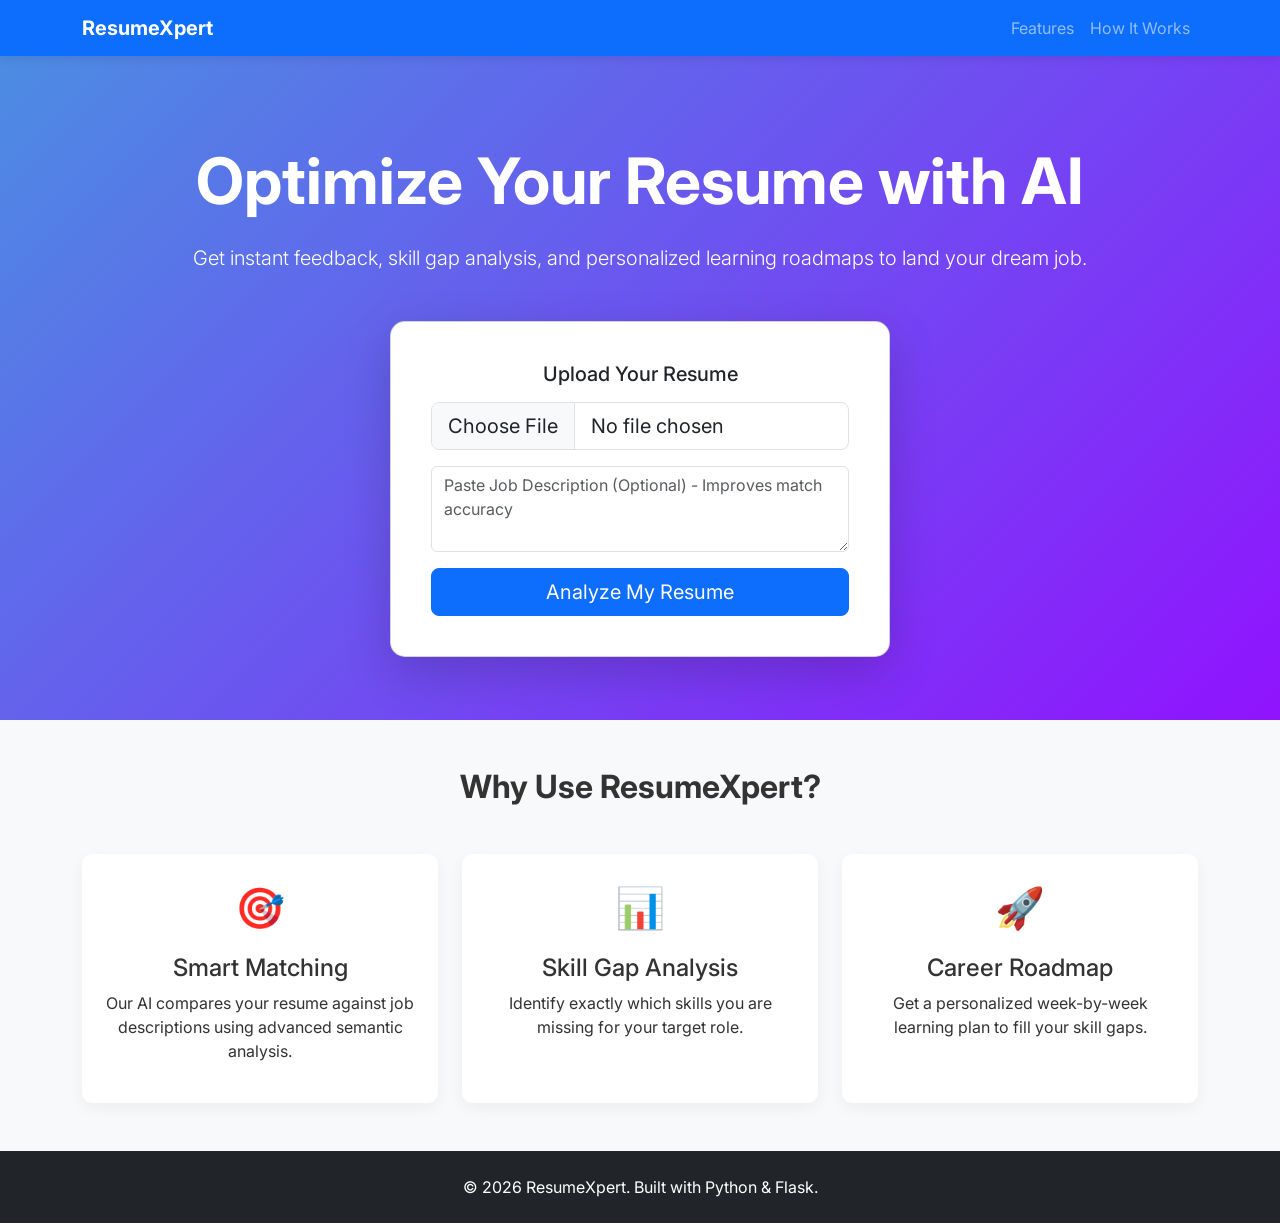
<file: frontend/index.html>
<!DOCTYPE html>
<html lang="en">
<head>
    <meta charset="UTF-8">
    <meta name="viewport" content="width=device-width, initial-scale=1.0">
    <title>ResumeXpert - AI Career Guidance</title>
    <!-- Bootstrap CSS -->
    <link href="https://cdn.jsdelivr.net/npm/bootstrap@5.3.0/dist/css/bootstrap.min.css" rel="stylesheet">
    <!-- Google Fonts -->
    <link href="https://fonts.googleapis.com/css2?family=Inter:wght@300;400;600;700&display=swap" rel="stylesheet">
    <!-- Custom CSS -->
    <link rel="stylesheet" href="css/styles.css">
</head>
<body>

    <!-- Navigation -->
    <nav class="navbar navbar-expand-lg navbar-dark bg-primary fixed-top">
        <div class="container">
            <a class="navbar-brand fw-bold" href="#">ResumeXpert</a>
            <button class="navbar-toggler" type="button" data-bs-toggle="collapse" data-bs-target="#navbarNav">
                <span class="navbar-toggler-icon"></span>
            </button>
            <div class="collapse navbar-collapse" id="navbarNav">
                <ul class="navbar-nav ms-auto">
                    <li class="nav-item"><a class="nav-link" href="#features">Features</a></li>
                    <li class="nav-item"><a class="nav-link" href="#how-it-works">How It Works</a></li>
                </ul>
            </div>
        </div>
    </nav>

    <!-- Hero Section -->
    <header class="hero-section text-center text-white d-flex align-items-center">
        <div class="container">
            <h1 class="display-3 fw-bold mb-4">Optimize Your Resume with AI</h1>
            <p class="lead mb-5">Get instant feedback, skill gap analysis, and personalized learning roadmaps to land your dream job.</p>
            
            <div class="card upload-card mx-auto shadow-lg p-4">
                <div class="card-body">
                    <h5 class="card-title text-dark mb-3">Upload Your Resume</h5>
                    <form id="uploadForm">
                        <div class="mb-3">
                            <input class="form-control form-control-lg" type="file" id="resumeFile" accept=".pdf,.docx" required>
                        </div>
                        <div class="mb-3">
                            <textarea class="form-control" id="jobDescription" rows="3" placeholder="Paste Job Description (Optional) - Improves match accuracy"></textarea>
                        </div>
                        <button type="submit" class="btn btn-primary btn-lg w-100" id="analyzeBtn">
                            Analyze My Resume
                        </button>
                    </form>
                    <div id="loadingSpinner" class="mt-3 d-none">
                        <div class="spinner-border text-primary" role="status">
                            <span class="visually-hidden">Loading...</span>
                        </div>
                        <p class="text-muted mt-2">Analyzing... This may take a few seconds.</p>
                    </div>
                </div>
            </div>
        </div>
    </header>

    <!-- Features Section -->
    <section id="features" class="py-5">
        <div class="container">
            <h2 class="text-center fw-bold mb-5">Why Use ResumeXpert?</h2>
            <div class="row g-4">
                <div class="col-md-4">
                    <div class="feature-card text-center p-4">
                        <div class="icon mb-3">🎯</div>
                        <h4>Smart Matching</h4>
                        <p>Our AI compares your resume against job descriptions using advanced semantic analysis.</p>
                    </div>
                </div>
                <div class="col-md-4">
                    <div class="feature-card text-center p-4">
                        <div class="icon mb-3">📊</div>
                        <h4>Skill Gap Analysis</h4>
                        <p>Identify exactly which skills you are missing for your target role.</p>
                    </div>
                </div>
                <div class="col-md-4">
                    <div class="feature-card text-center p-4">
                        <div class="icon mb-3">🚀</div>
                        <h4>Career Roadmap</h4>
                        <p>Get a personalized week-by-week learning plan to fill your skill gaps.</p>
                    </div>
                </div>
            </div>
        </div>
    </section>

    <footer class="bg-dark text-white py-4 text-center">
        <div class="container">
            <p class="mb-0">&copy; 2026 ResumeXpert. Built with Python & Flask.</p>
        </div>
    </footer>

    <!-- Bootstrap JS -->
    <script src="https://cdn.jsdelivr.net/npm/bootstrap@5.3.0/dist/js/bootstrap.bundle.min.js"></script>
    <!-- Custom JS -->
    <script src="js/api.js"></script>
    <script src="js/main.js"></script>
</body>
</html>
</file>
<file: frontend/css/styles.css>
/* ResumeXpert Styles */

:root {
    --primary-color: #4A90E2; 
    --secondary-color: #50E3C2;
    --dark-bg: #1A1A2E; 
    --light-bg: #F8F9FA;
    --text-color: #333;
}

body {
    font-family: 'Inter', sans-serif;
    color: var(--text-color);
    background-color: var(--light-bg);
}

/* Navbar */
.navbar {
    box-shadow: 0 2px 10px rgba(0,0,0,0.1);
}

/* Hero Section */
.hero-section {
    background: linear-gradient(135deg, #4A90E2 0%, #9013FE 100%);
    min-height: 80vh;
    padding-top: 80px;
}

.upload-card {
    max-width: 500px;
    border-radius: 15px;
}

/* Feature Cards */
.feature-card {
    background: white;
    border-radius: 10px;
    box-shadow: 0 5px 15px rgba(0,0,0,0.05);
    transition: transform 0.3s ease;
    height: 100%;
}

.feature-card:hover {
    transform: translateY(-5px);
}

.feature-card .icon {
    font-size: 2.5rem;
}

/* Dashboard Specifics */
.gauge-container {
    position: relative;
    width: 200px;
    height: 100px; /* Half circle */
    overflow: hidden;
}

.timeline {
    border-left: 3px solid var(--primary-color);
    margin-left: 20px;
    padding-left: 20px;
}

.timeline-item {
    margin-bottom: 20px;
    position: relative;
}

.timeline-item::before {
    content: '';
    width: 12px;
    height: 12px;
    background: var(--primary-color);
    border-radius: 50%;
    position: absolute;
    left: -27px;
    top: 5px;
}

.skill-tag {
    background-color: #e9ecef;
    padding: 5px 10px;
    border-radius: 20px;
    font-size: 0.9rem;
    display: inline-block;
    margin: 2px;
}

.skill-tag.missing {
    background-color: #ffebee;
    color: #c62828;
    border: 1px solid #ef9a9a;
}

.skill-tag.matched {
    background-color: #e8f5e9;
    color: #2e7d32;
    border: 1px solid #a5d6a7;
}

.trend-badge {
    float: right;
    font-size: 0.8rem;
}
</file>
